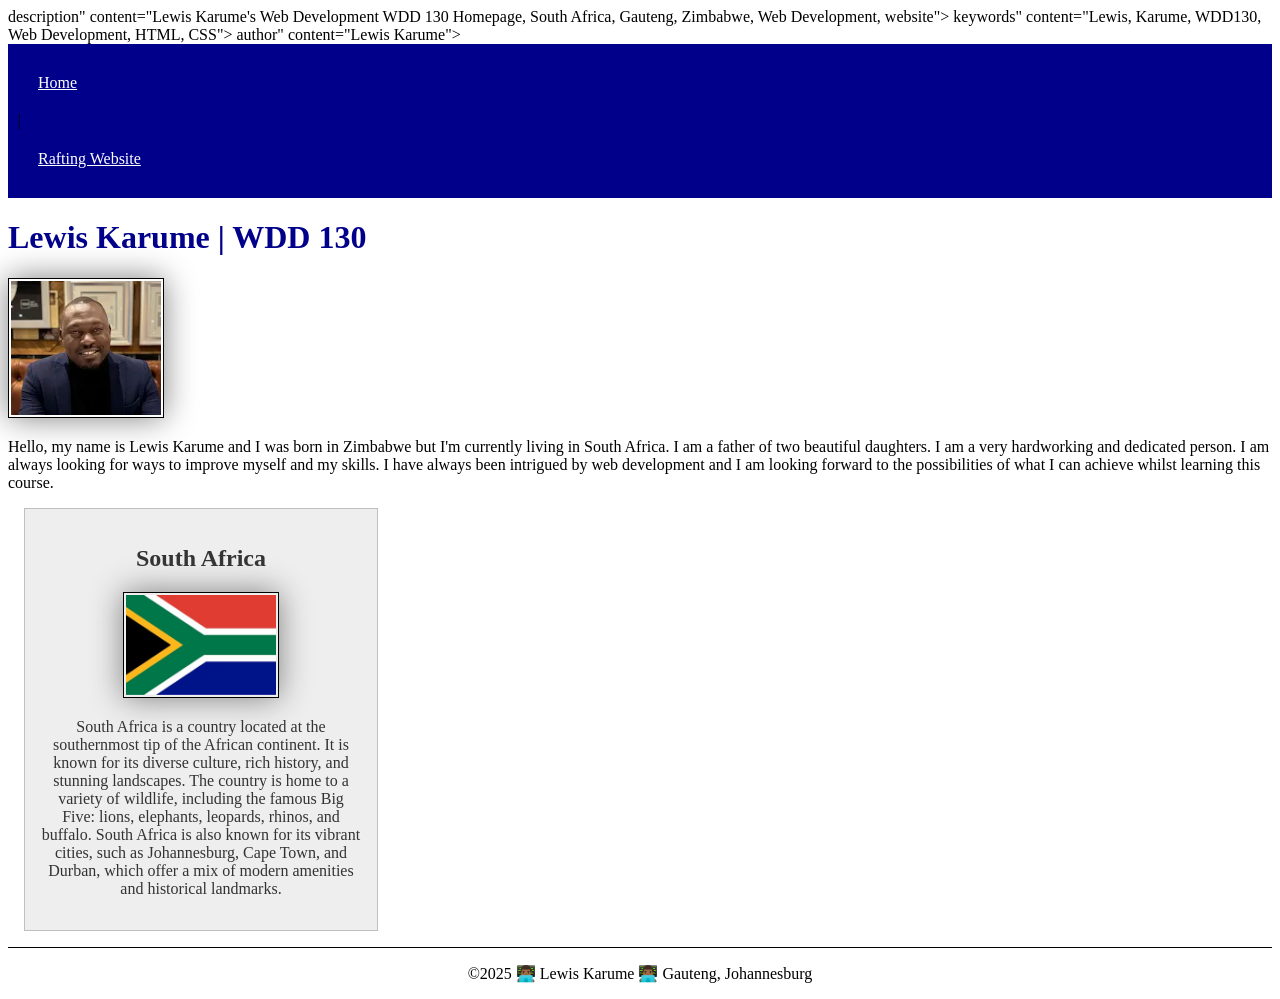
<file: index.html>
<!DOCTYPE html>
<html lang="en">

<head>
    <meta charset="UTF-8">
    <meta name="viewport" content="width=device-width, initial-scale=1.0">
    <title>Lewis Karume | WDD 130</title>
    <meta>description" content="Lewis Karume's Web Development WDD 130 Homepage, South Africa, Gauteng, Zimbabwe, Web
    Development, website">
    <meta>keywords" content="Lewis, Karume, WDD130, Web Development, HTML, CSS">
    <meta>author" content="Lewis Karume">
    <link rel="stylesheet" href="styles/styles.css">
</head>

<body>
    <header>
        <nav>
            <a href="#">Home</a> |
            <a href="wwr/">Rafting Website</a>
        </nav>
    </header>
    <main>
        <h1>Lewis Karume | WDD 130</h1>
        <img src="images/profile.webp" alt="Hello, my name is Lewis Karume" width="200">
        <p>
            Hello, my name is Lewis Karume and I was born in Zimbabwe but I'm currently living in South Africa. I am a
            father of two beautiful daughters. I am a very hardworking and dedicated person. I am always looking for
            ways to improve myself and my skills. I have always been intrigued by web development and I am looking
            forward to the possibilities of what I can achieve whilst learning this course.
        </p>
    </main>
    <aside>
        <h2>South Africa</h2>
        <img src="images/south_africa.webp" alt="South African Flag">
        <p>
            South Africa is a country located at the southernmost tip of the African continent. It is known for its
            diverse culture, rich history, and stunning landscapes. The country is home to a variety of wildlife,
            including the famous Big Five: lions, elephants, leopards, rhinos, and buffalo. South Africa is also known
            for its vibrant cities, such as Johannesburg, Cape Town, and Durban, which offer a mix of modern amenities
            and historical landmarks.
        </p>
    </aside>
    <footer>
        <p>©2025 👨🏾‍💻 Lewis Karume 👨🏾‍💻 Gauteng, Johannesburg</p>
    </footer>
</body>

</html>
</file>
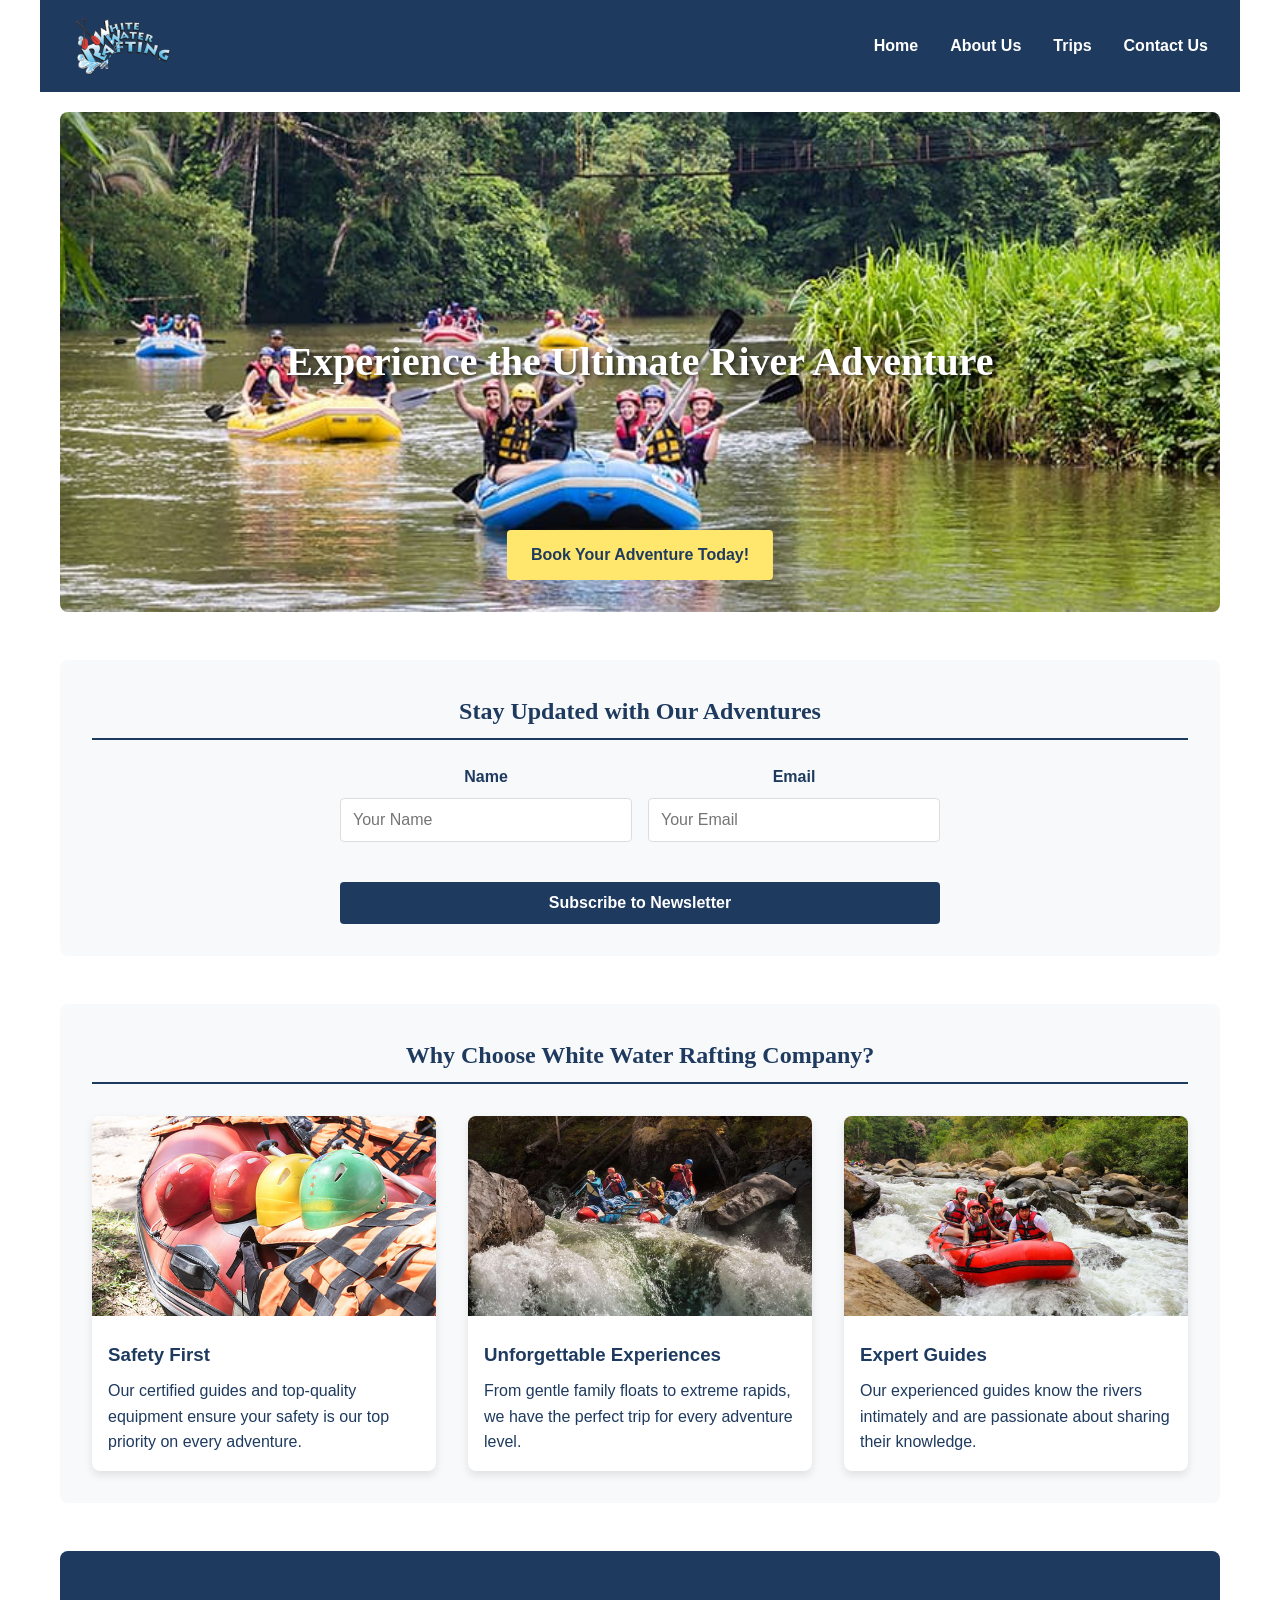
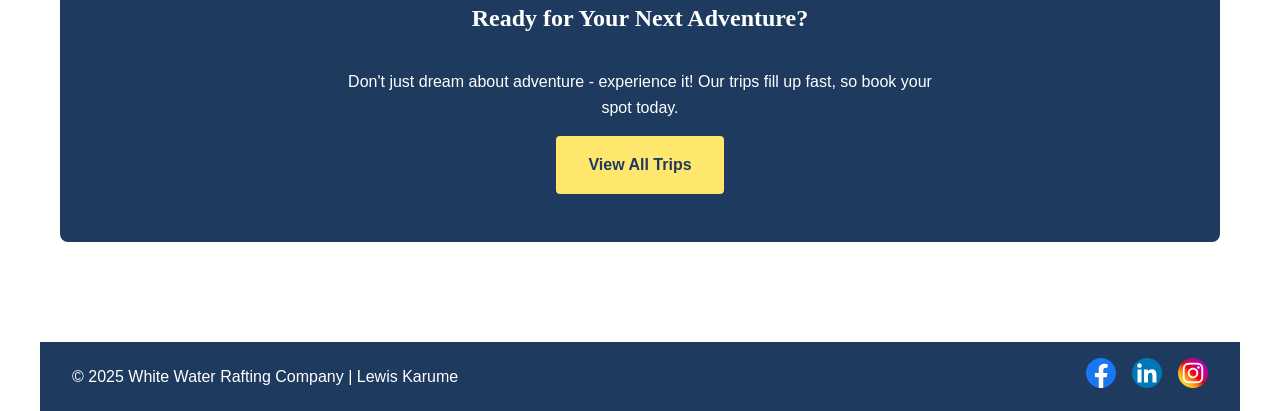
<file: wwr/index.html>
<!DOCTYPE html>
<html lang="en">

<head>
    <meta charset="UTF-8">
    <meta name="viewport" content="width=device-width, initial-scale=1.0">
    <meta name="description"
        content="Experience the thrill of white water rafting with our expert guides. Book your adventure today and create unforgettable memories on the river.">
    <meta name="author" content="Lewis Karume">
    <title>Home - White Water Rafting Company</title>
    <link rel="stylesheet" href="styles/rafting.css">
</head>

<body>
    <header>
        <img src="images/logo.png" alt="Rafting Company Logo" width="100">
        <nav>
            <ul>
                <li><a href="index.html">Home</a></li>
                <li><a href="about.html">About Us</a></li>
                <li><a href="trips.html">Trips</a></li>
                <li><a href="contact.html">Contact Us</a></li>
            </ul>
        </nav>
    </header>

    <main>
        <div class="home-hero">
            <img src="images/home-hero.jpg" alt="Exciting white water rafting adventure">
            <h1>Experience the Ultimate River Adventure</h1>
            <div class="cta-button">
                <a href="trips.html">Book Your Adventure Today!</a>
            </div>
        </div>

        <section class="newsletter">
            <h2>Stay Updated with Our Adventures</h2>
            <form class="newsletter-form">
                <div class="form-row">
                    <div class="form-group">
                        <label for="newsletter-name">Name</label>
                        <input type="text" id="newsletter-name" name="name" placeholder="Your Name" required>
                    </div>
                    <div class="form-group">
                        <label for="newsletter-email">Email</label>
                        <input type="email" id="newsletter-email" name="email" placeholder="Your Email" required>
                    </div>
                </div>
                <button type="submit" class="submit-btn">Subscribe to Newsletter</button>
            </form>
        </section>

        <section class="offerings">
            <h2>Why Choose White Water Rafting Company?</h2>
            <div class="offerings-grid">
                <div class="offering-item">
                    <img src="images/safety.jpg" alt="Safety first approach">
                    <h3>Safety First</h3>
                    <p>Our certified guides and top-quality equipment ensure your safety is our top priority on every
                        adventure.</p>
                </div>
                <div class="offering-item">
                    <img src="images/adventure.jpg" alt="Thrilling adventures">
                    <h3>Unforgettable Experiences</h3>
                    <p>From gentle family floats to extreme rapids, we have the perfect trip for every adventure level.
                    </p>
                </div>
                <div class="offering-item">
                    <img src="images/guides.jpg" alt="Expert guides">
                    <h3>Expert Guides</h3>
                    <p>Our experienced guides know the rivers intimately and are passionate about sharing their
                        knowledge.</p>
                </div>
            </div>
        </section>

        <section class="home-cta">
            <div class="cta-content">
                <h2>Ready for Your Next Adventure?</h2>
                <p>Don't just dream about adventure - experience it! Our trips fill up fast, so book your spot today.
                </p>
                <a href="trips.html" class="cta-button-large">View All Trips</a>
            </div>
        </section>
    </main>

    <footer>
        <p>&copy; 2025 White Water Rafting Company | Lewis Karume</p>
        <nav class="socialmedia">
            <a href="https://facebook.com">
                <img src="images/facebook.svg" alt="Facebook">
            </a>
            <a href="https://linkedin.com">
                <img src="images/linkedin.svg" alt="LinkedIn">
            </a>
            <a href="https://instagram.com">
                <img src="images/instagram.svg" alt="Instagram">
            </a>
        </nav>
    </footer>
</body>

</html>
</file>
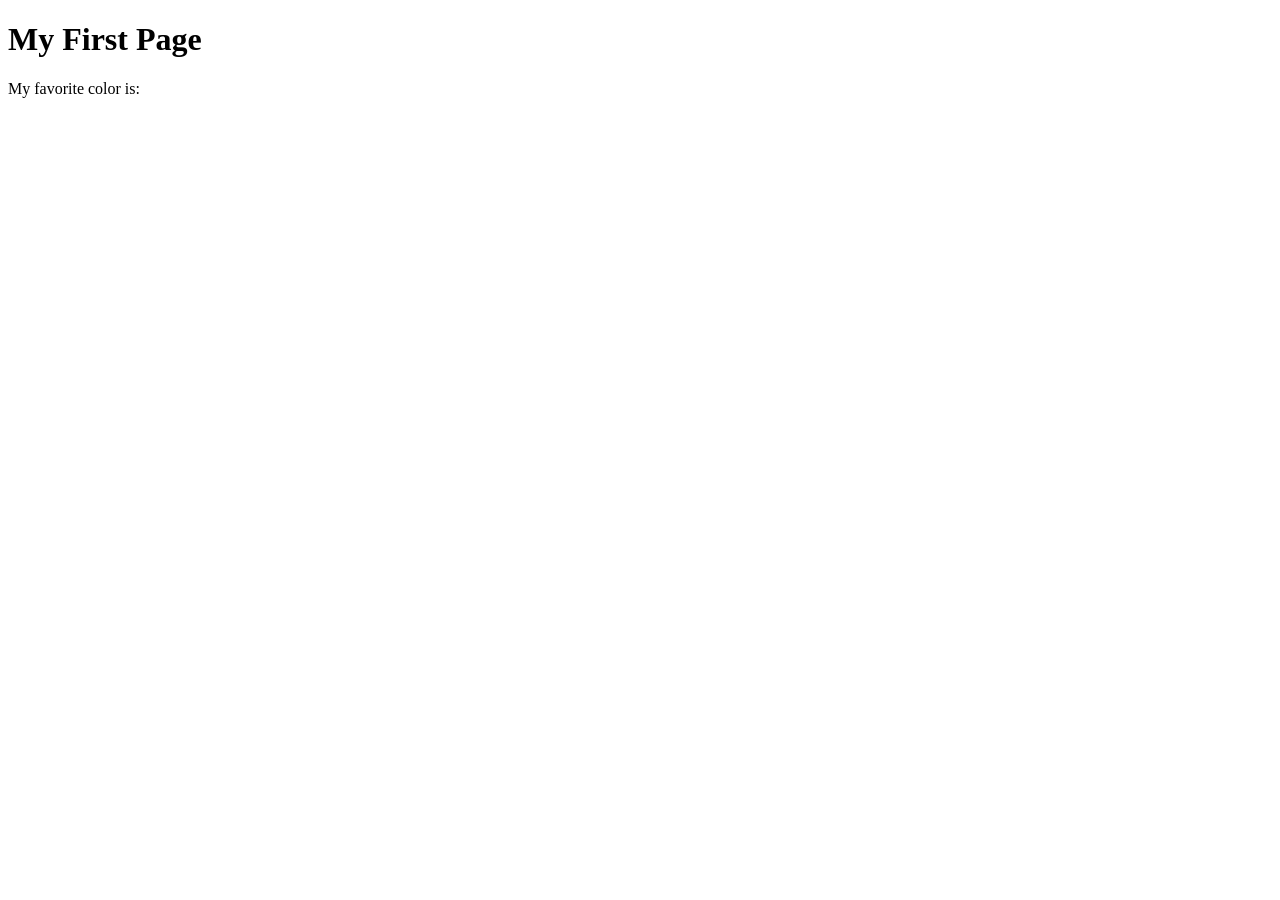
<file: week01/first-page.html>
<!DOCTYPE html>
<html lang="en">
<head>
    <meta charset="UTF-8">
    <meta name="viewport" content="width=device-width, initial-scale=1.0">
    <title>My First Page</title>
</head>
<body>
    <h1>My First Page</h1>
    <p>My favorite color is: </p>
</body>
</html>
</file>
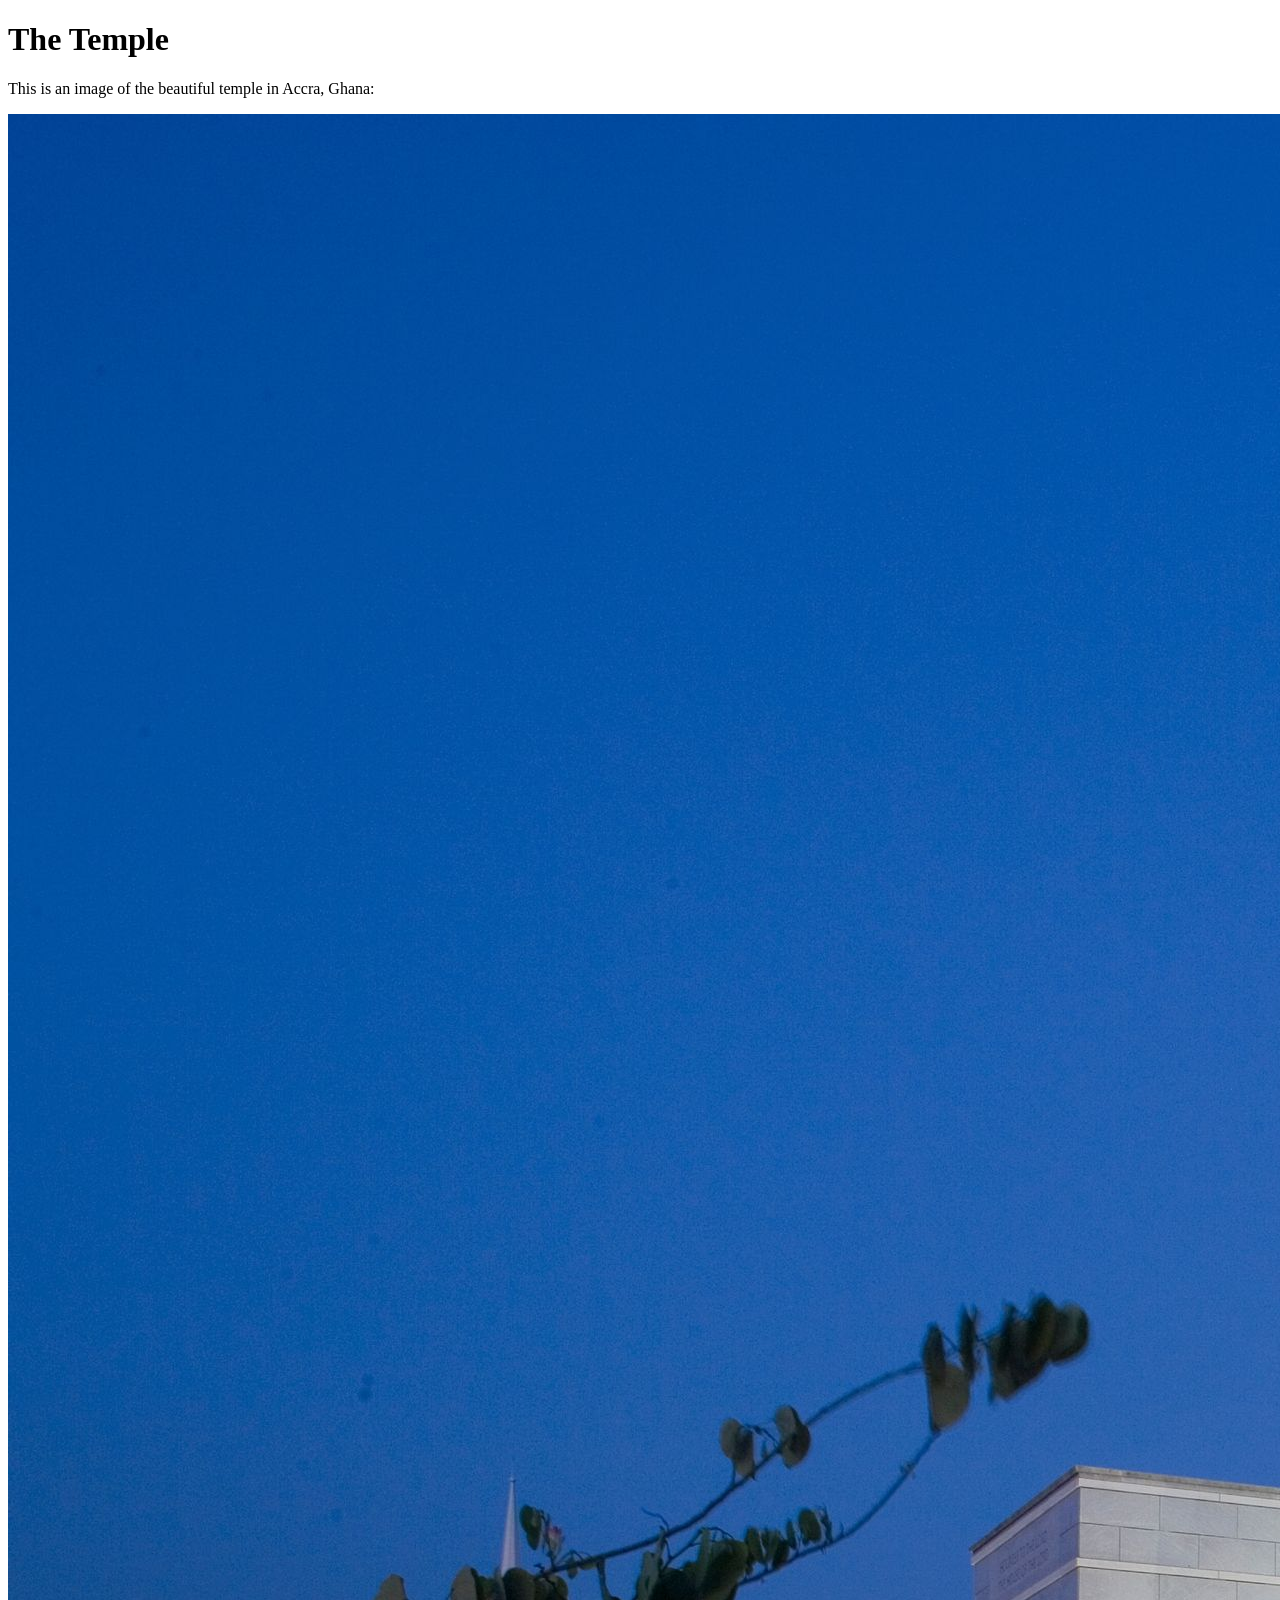
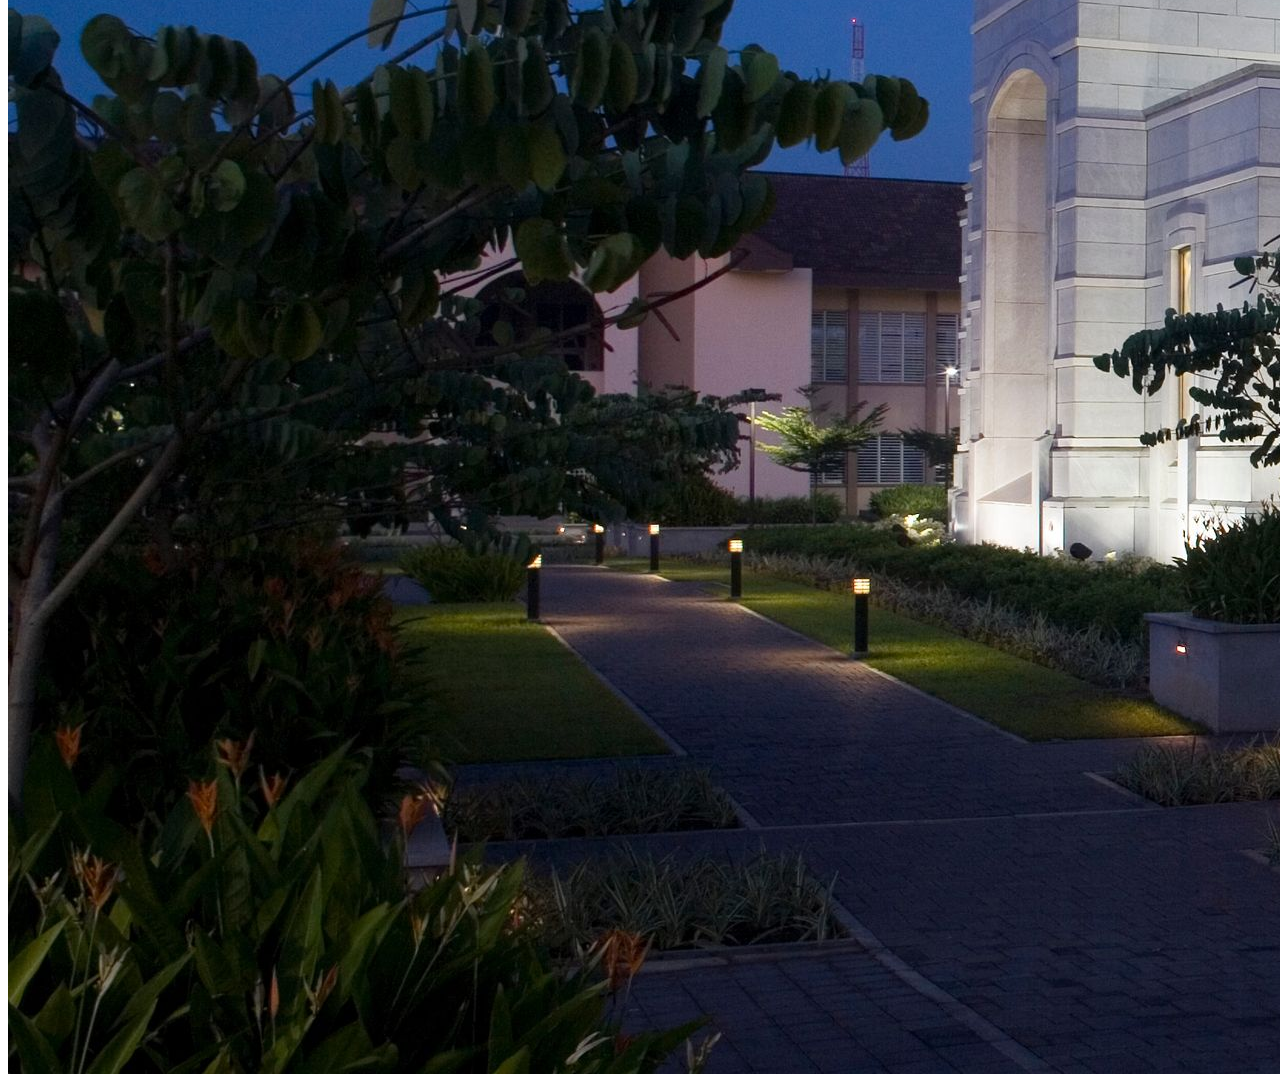
<file: week01/images.html>
<!DOCTYPE html>
<html lang="en">
<head>
    <meta charset="UTF-8">
    <meta name="viewport" content="width=device-width, initial-scale=1.0">
    <title>Temple Image</title>
</head>
<body>
    <h1>The Temple</h1>
    <p>This is an image of the beautiful temple in Accra, Ghana:</p>
    <img src="images/temple-large.jpeg" alt="The Accra Ghana Temple">
    
</body>
</html>
</file>
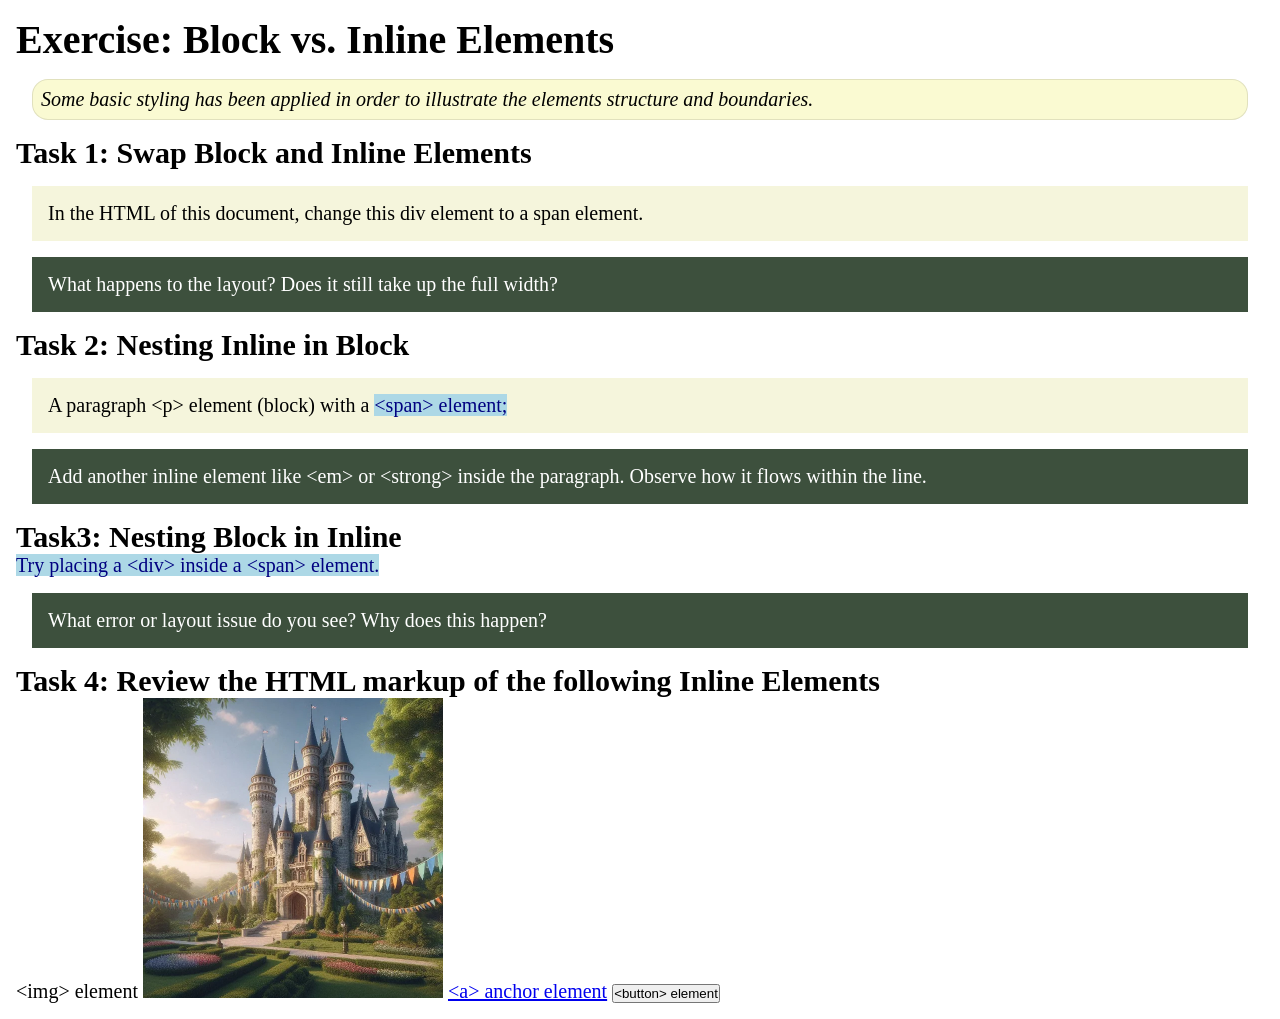
<file: week02/block-vs-inline.html>
<!DOCTYPE html>
<html lang="en">

<head>
    <meta charset="UTF-8">
    <meta name="viewport" content="width=device-width, initial-scale=1.0">
    <title>Exercise: Block vs. Inline Elements</title>
    <link rel="stylesheet" href="styles/block-vs-inline.css">
</head>

<body>
    <main>
        <h1>Exercise: Block vs. Inline Elements</h1>
        <p class="note">Some basic styling has been applied in order to illustrate the elements structure and
            boundaries.</p>

        <h2>Task 1: Swap Block and Inline Elements</h2>
        <div>In the HTML of this document, change this div element to a span element.</div>

        <p class="question">What happens to the layout? Does it still take up the full width?</p>

        <h2>Task 2: Nesting Inline in Block</h2>
        <p>A paragraph &lt;p&gt; element (block) with a <span>&lt;span&gt; element;</span></p>
        <p class="question">Add another inline element like &lt;em&gt; or &lt;strong&gt; inside the paragraph. Observe
            how it flows within the line.</p>

        <h2>Task3: Nesting Block in Inline</h2>
        <span>Try placing a &lt;div&gt; inside a &lt;span&gt; element.</span>
            <p class="question">What error or layout issue do you see? Why does this happen?</p>


            <h2>Task 4: Review the HTML markup of the following Inline Elements</h2>
        &lt;img&gt; element
        <img src="images/castle.webp" alt="placeholder image (images are inline)" width="300" height="300">
        <a href="https://churchofjesuschrist.org">&lt;a&gt; anchor element</a>
        <button type="button">&lt;button&gt; element</button>
    </main>
</body>

</html>
</file>
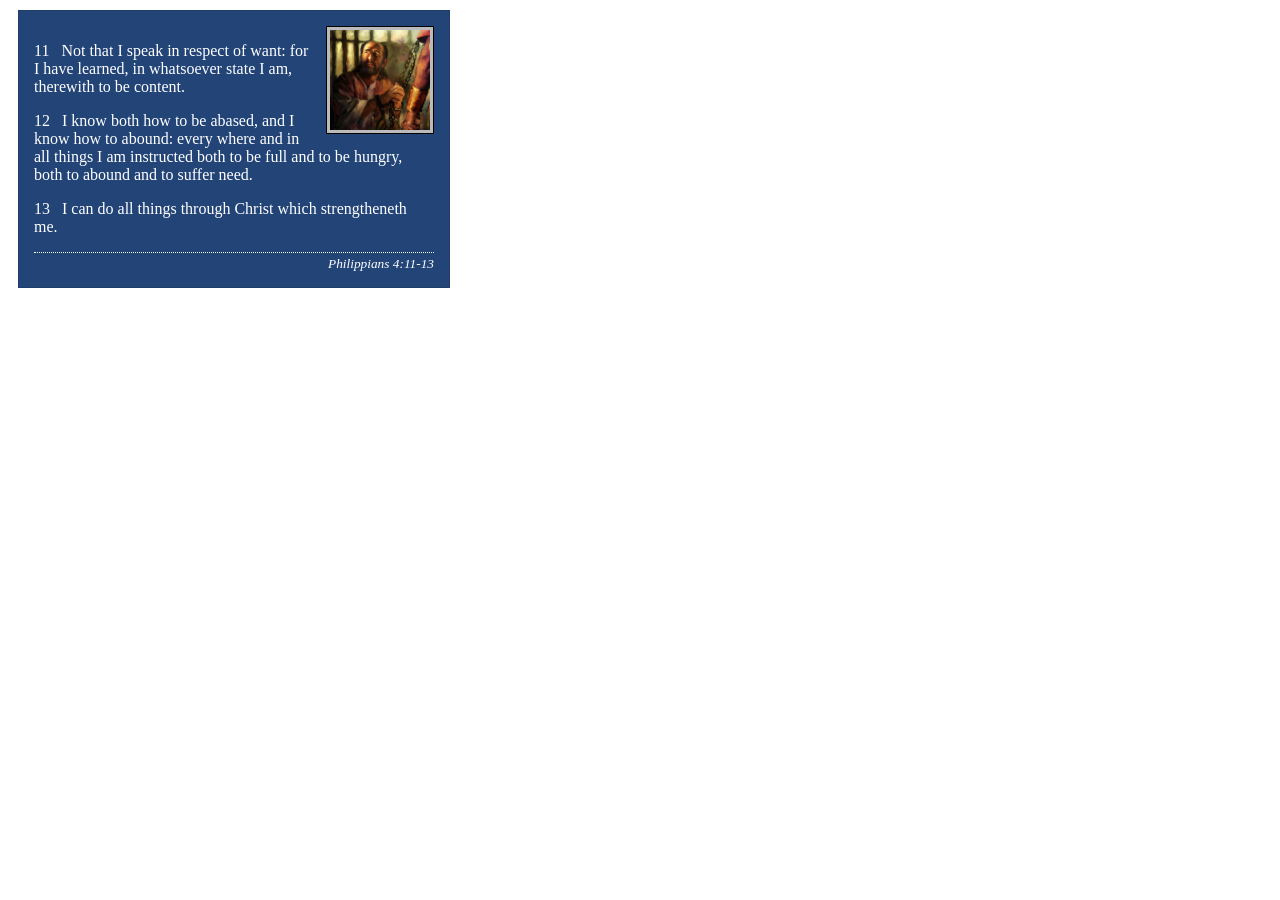
<file: week02/box-model-solution.html>
<!DOCTYPE html>
<html lang="en">
<head>
    <meta charset="UTF-8">
    <meta name="viewport" content="width=device-width, initial-scale=1.0">
    <title>Box Model Activity</title>
    <link rel="stylesheet" href="styles/box-model-solution.css">
</head>
<body>
    <main>
        <div class="callout">
            <img src="images/apostle-paul-imprisoned.webp" alt="Paul the Apostle - Imprisoned in Rome" width="200" height="200">
            <blockquote>
                <p>11 &nbsp; Not that I speak in respect of want: for I have learned, in whatsoever state I am, therewith to be content.</p>
                <p>12 &nbsp; I know both how to be abased, and I know how to abound: every where and in all things I am instructed both to be full and to be hungry, both to abound and to suffer need.</p>
                <p>13 &nbsp; I can do all things through Christ which strengtheneth me.</p>
            </blockquote>
            <cite>Philippians 4:11-13</cite>
        </div>
    </main>
</body>
</html>
</file>
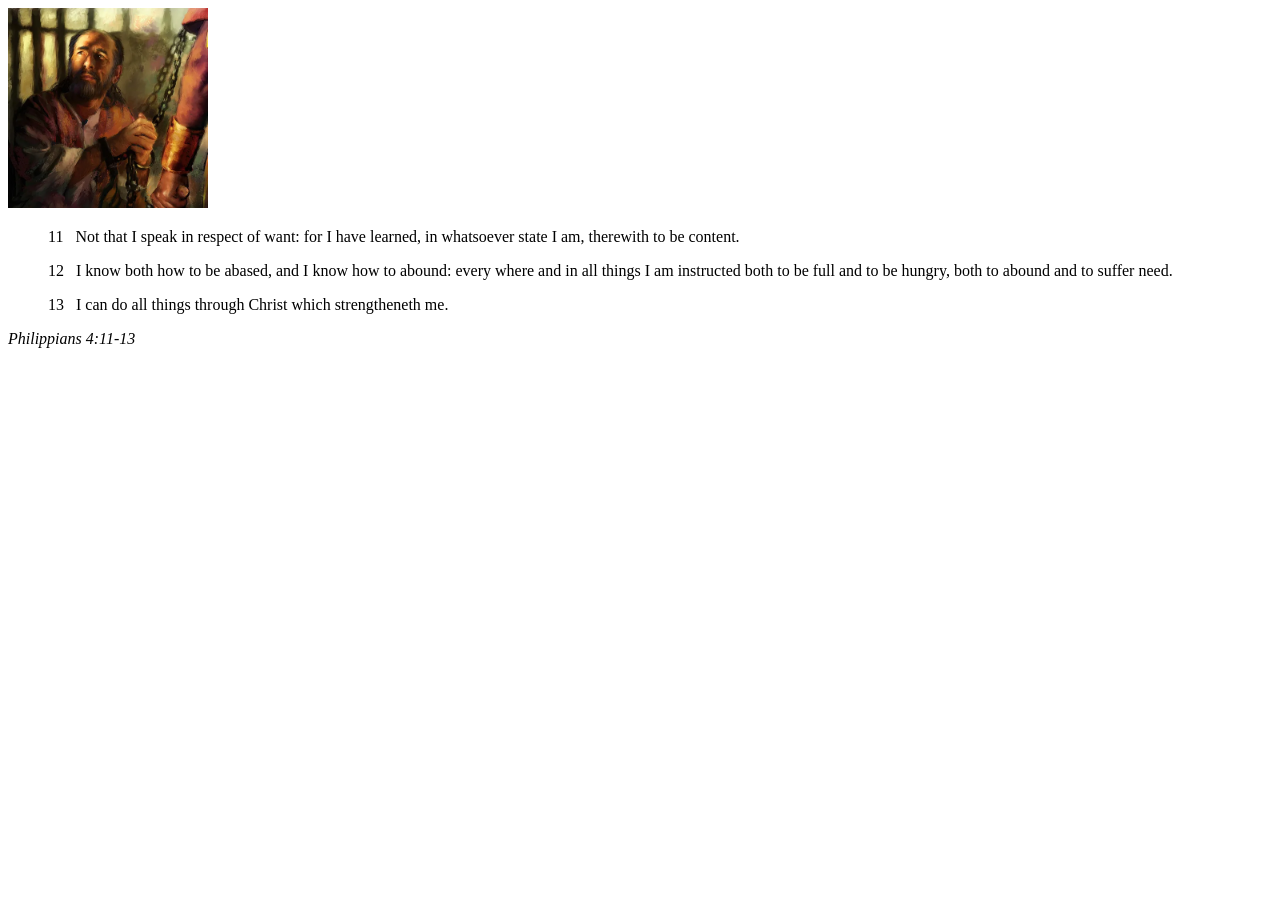
<file: week02/box-model.html>
<!DOCTYPE html>
<html lang="en">
<head>
    <meta charset="UTF-8">
    <meta name="viewport" content="width=device-width, initial-scale=1.0">
    <title>Box Model Activity</title>
</head>
<body>
    <main>
        <div class="callout">
            <img src="images/apostle-paul-imprisoned.webp" alt="Paul the Apostle - Imprisoned in Rome" width="200" height="200">
            <blockquote>
                <p>11 &nbsp; Not that I speak in respect of want: for I have learned, in whatsoever state I am, therewith to be content.</p>
                <p>12 &nbsp; I know both how to be abased, and I know how to abound: every where and in all things I am instructed both to be full and to be hungry, both to abound and to suffer need.</p>
                <p>13 &nbsp; I can do all things through Christ which strengtheneth me.</p>
            </blockquote>
            <cite>Philippians 4:11-13</cite>
        </div>
    </main>
</body>
</html>
</file>
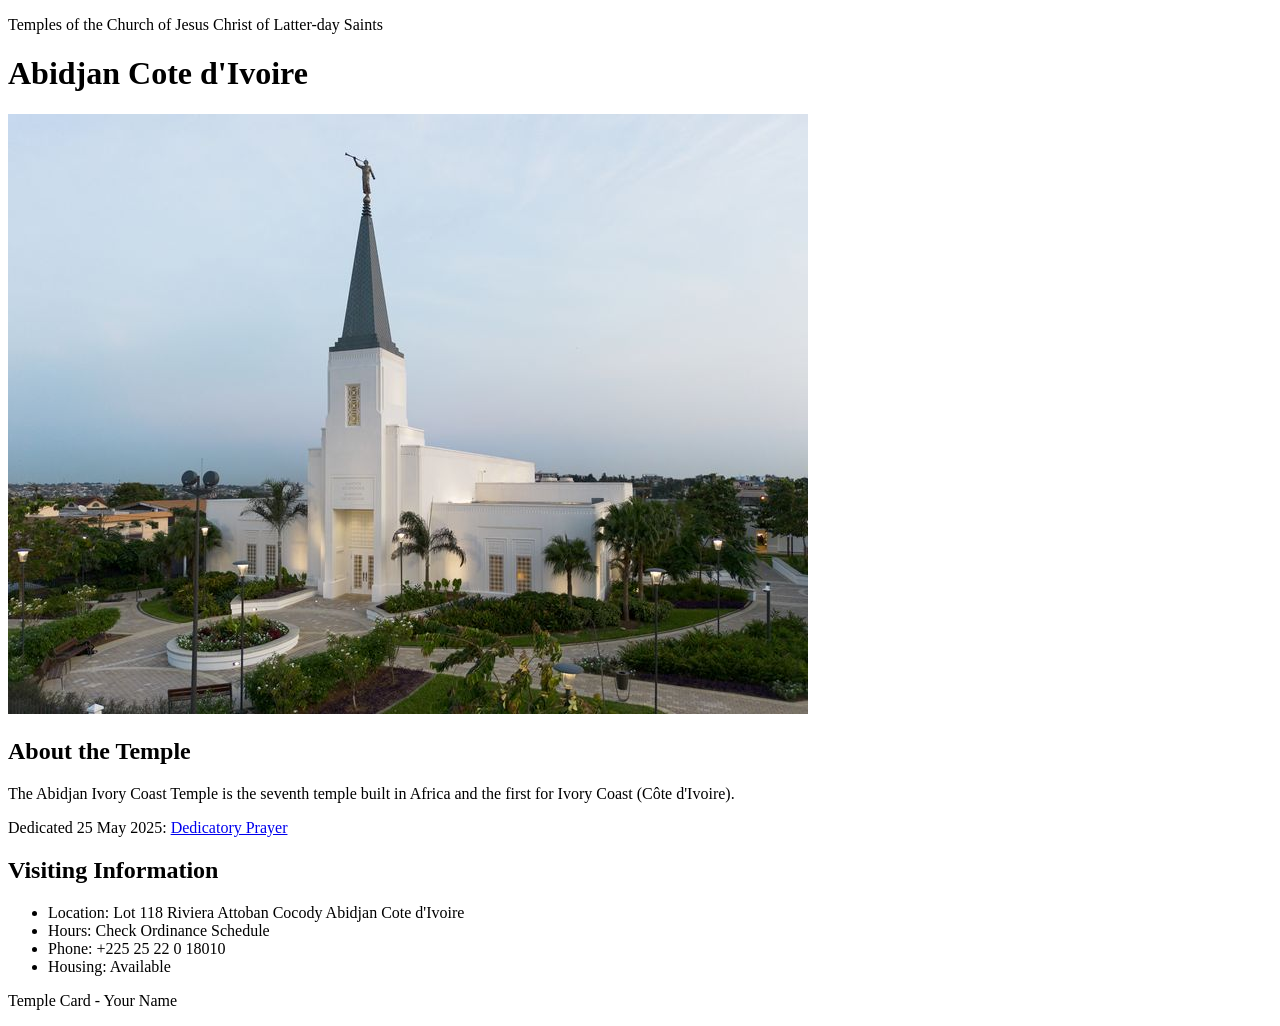
<file: week02/temple.html>
<!DOCTYPE html>
<html lang="en">

<head>
    <meta charset="UTF-8">
    <meta name="viewport" content="width=device-width, initial-scale=1.0">
    <title>Temple Card - Abidjan Cote d'Ivoire</title>
</head>

<body>
    <header>
        <p>Temples of the Church of Jesus Christ of Latter-day Saints</p>
    </header>
    <main>
        <h1>Abidjan Cote d'Ivoire</h1>
        <picture>
            <img src="images/abidjan-ivory-coast.jpeg" alt="Abidjan Cote d'Ivoire Temple">
        </picture>
        <section>
            <h2>About the Temple</h2>
            <p>The Abidjan Ivory Coast Temple is the seventh temple built in Africa and the first for Ivory Coast (Côte
                d'Ivoire).</p>
            <p>Dedicated 25 May 2025: <a
                    href="https://www.churchofjesuschrist.org/temples/dedicatory-prayer/abidjan-ivory-coast-temple/2025-05-25?lang=eng"
                    target="_blank" rel="noopener noreferrer">Dedicatory Prayer</a></p>
        </section>
        <section>
            <h2>Visiting Information</h2>
            <ul>
                <li>Location: Lot 118 Riviera Attoban Cocody Abidjan Cote d'Ivoire</li>
                <li>Hours: Check Ordinance Schedule</li>
                <li>Phone: +225 25 22 0 18010</li>
                <li>Housing: Available</li>
            </ul>
        </section>
    </main>
    <footer>
        <p>Temple Card - Your Name</p>
    </footer>
</body>

</html>
</file>
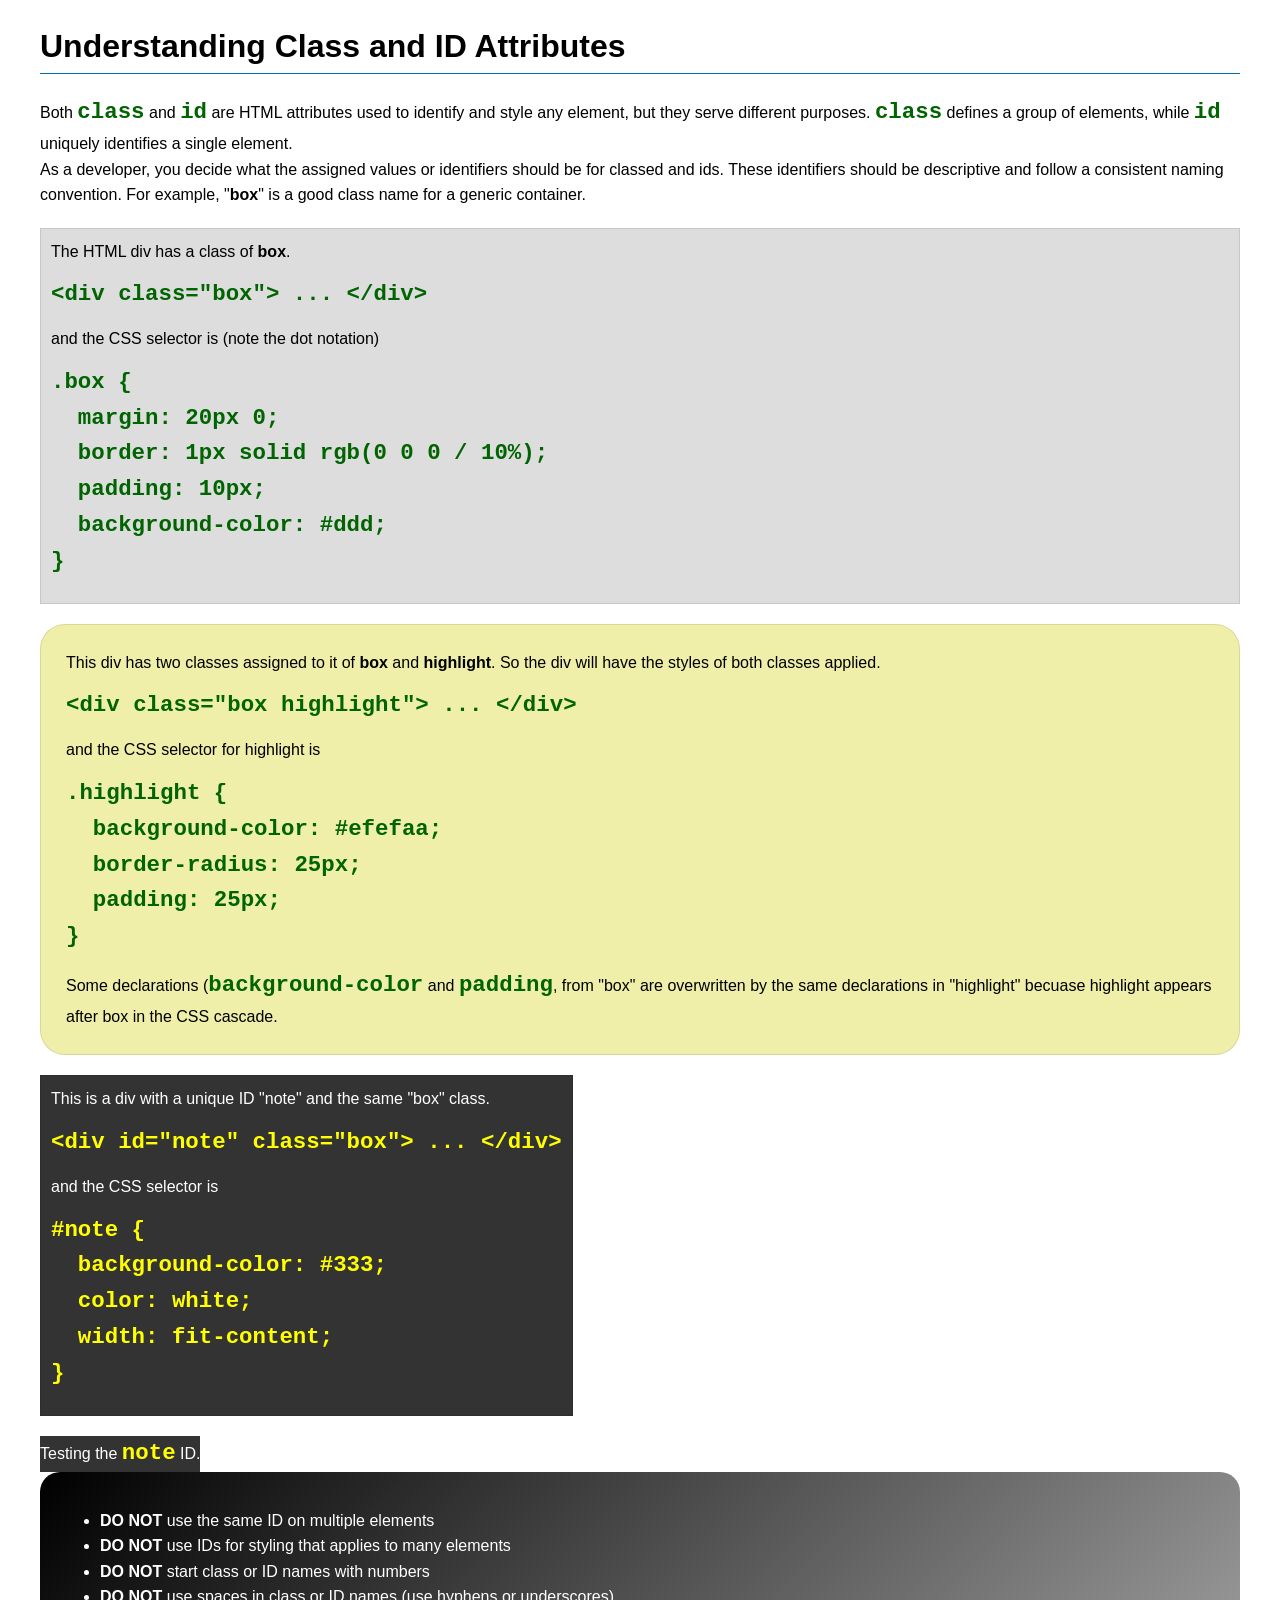
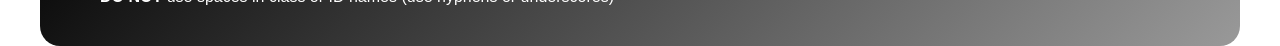
<file: week03/class-and-id.html>
<!DOCTYPE html>
<html lang="en">

<head>
    <meta charset="UTF-8">
    <meta name="viewport" content="width=device-width, initial-scale=1.0">
    <title>Class vs ID Attributes</title>
    <link rel="stylesheet" href="styles/class-and-id.css">
</head>

<body>
    <h1>Understanding Class and ID Attributes</h1>
    <p>Both <code>class</code> and <code>id</code> are HTML attributes used to identify and style any element, but they
        serve different purposes. <code>class</code> defines a group of elements, while <code>id</code> uniquely
        identifies a single element.</p>
    <p>As a developer, you decide what the assigned values or identifiers should be for classed and ids. These
        identifiers should be
        descriptive and follow a consistent naming convention. For example, "<strong>box</strong>" is a good class name
        for a generic container.</p>
    <div class="box">
        <p>The HTML div has a class of <strong>box</strong>.</p>
        <pre><code class="html">&lt;div class="box"&gt; ... &lt;/div&gt;</code></pre>
        and the CSS selector is (note the dot notation)
        <pre><code class="css">.box {
  margin: 20px 0;
  border: 1px solid rgb(0 0 0 / 10%);
  padding: 10px;
  background-color: #ddd; 
}</code></pre>
    </div>

    <div class="box highlight">
        <p>This div has two classes assigned to it of <strong>box</strong> and <strong>highlight</strong>. So the div
            will have the styles of both classes applied.</p>
        <pre><code class="html">&lt;div class="box highlight"&gt; ... &lt;/div&gt;</code></pre>
        and the CSS selector for highlight is
        <pre><code class="css">.highlight {
  background-color: #efefaa;
  border-radius: 25px;
  padding: 25px;
}</code></pre>
<p>Some declarations (<code>background-color</code> and <code>padding</code>, from "box" are overwritten by the same declarations in "highlight" becuase highlight appears after box in the CSS cascade.</p>
    </div>

    <div id="note" class="box">
        <p>This is a div with a unique ID "note" and the same "box" class.</p>
        <pre><code class="html">&lt;div id="note" class="box"&gt; ... &lt;/div&gt;</code></pre>
        and the CSS selector is
        <pre><code class="css">#note {
  background-color: #333;
  color: white;
  width: fit-content;
}</code></pre>
    </div>

    <div id="note">
        <p>Testing the <code>note</code> ID.</p>
    </div>

    <section id="best-practice">
        <ul>
            <li><strong>DO NOT</strong> use the same ID on multiple elements</li>
            <li><strong>DO NOT</strong> use IDs for styling that applies to many elements</li>
            <li><strong>DO NOT</strong> start class or ID names with numbers</li>
            <li><strong>DO NOT</strong> use spaces in class or ID names (use hyphens or underscores)</li>
        </ul>
    </section>




</body>

</html>
</file>
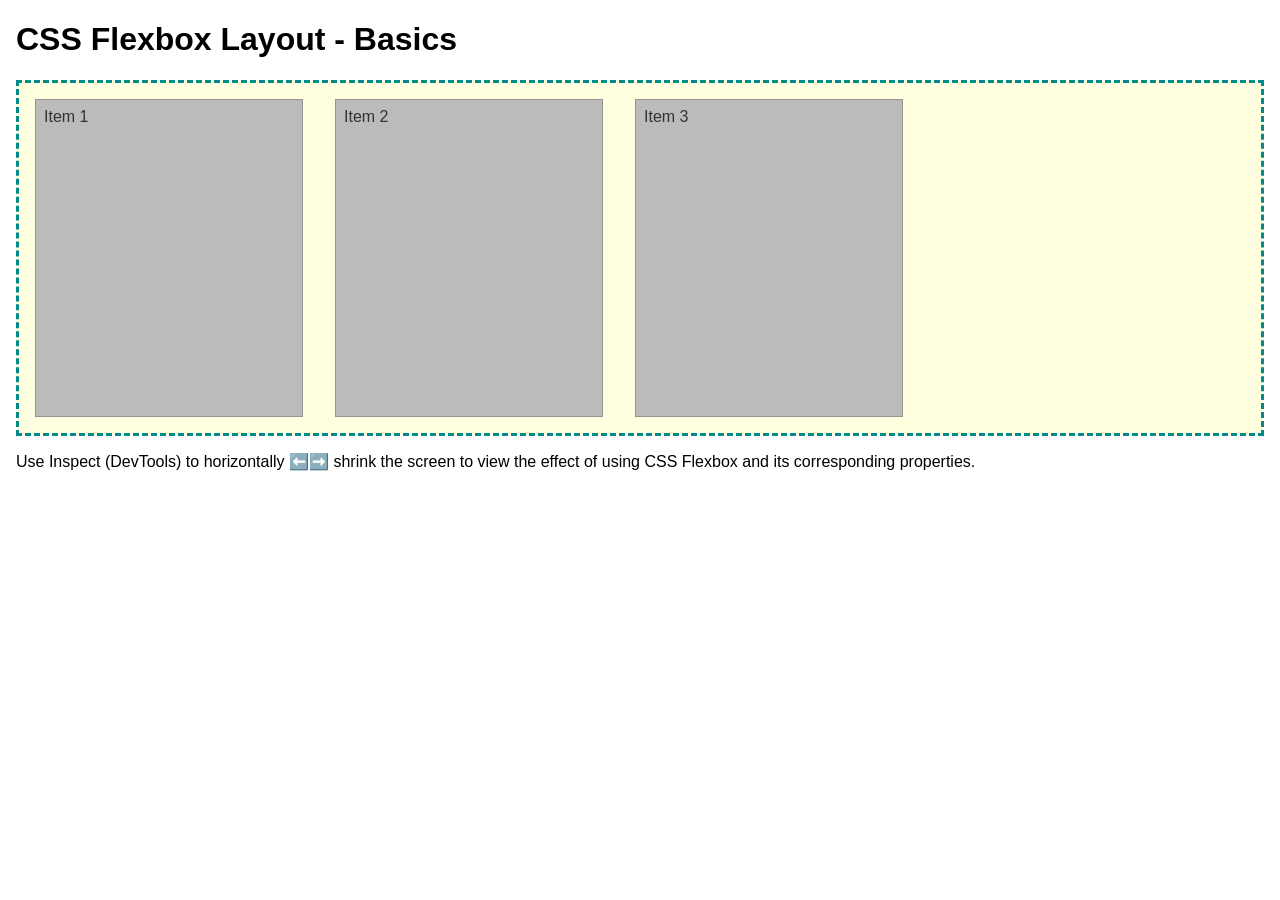
<file: week04/flexbox-layout.html>
<!DOCTYPE html>
<html lang="en">
<head>
    <meta charset="UTF-8">
    <meta name="viewport" content="width=device-width, initial-scale=1.0">
    <title>CSS Flexbox Layout - Basics</title>
    <link rel="stylesheet" href="styles/flexbox.css">
</head>
<body>
    <main>
        <h1>CSS Flexbox Layout - Basics</h1>
        <div class="flex-container">
            <div class="flex-item item1">Item 1</div>
            <div class="flex-item item2">Item 2</div>
            <div class="flex-item item3">Item 3</div>
        </div>
        <p>Use Inspect (DevTools) to horizontally ⬅️➡️ shrink the screen to view the effect of using CSS Flexbox and its corresponding properties.</p>
    </main>
</body>
</html>
</file>
<file: styles/styles.css>
nav {
    background-color: darkblue;
    padding: 10px;
}

nav a {
    color: white;
    display: block;
    padding: 20px;
}

h1 {
    color: darkblue;
}

img {
    width: 150px;
    height: auto;
    border: 1px solid black;
    padding: 2px;
    box-shadow: 0 0 30px gray;
}

p {
    padding: 0;
}

aside {
    width: 20rem;
    margin: 1rem;
    border: 1px solid rgb(0 0 0 / 0.2);
    padding: 1rem;
    background-color: #eee;
    color: #333;
    text-align: center;
}

aside img {
    width: 150px; 
    height: auto; 
    border: 1px solid black; 
    padding: 2px; 
    box-shadow: 0 0 30px gray;
}

main img {
    width: 150px;
    height: auto;
}

footer {
    margin-top: 15px;
    border-top: 1px solid #000;
    text-align: center;
}
</file>
<file: wwr/styles/rafting.css>
:root {
    --primary-color: #1e3a5f; /*Dark Blue*/
    --secondary-color: #1e3a5f; /*Dark Blue*/
    --accent1-color: #1e3a5f;  /*Dark Blue*/
    --accent2-color: #ffe66d; /*Yellow*/
    --heading-font: 'Merriweather', serif; /*Serif font for headings*/
    --body-font: 'Open Sans', sans-serif; /*Sans-serif font for body*/
}

* {
    margin: 0;
    padding: 0;
    box-sizing: border-box;
}

body {
    font-family: var(--body-font);
    color: var(--primary-color);
    line-height: 1.6;
}

header, main, footer {
    max-width: 1200px;
    margin: 0 auto;
    padding: 20px;
}

header {
    display: flex;
    justify-content: space-between;
    align-items: center;
    background-color: var(--primary-color);
    color: white;
    padding: 1rem 2rem;
}

header img {
    height: 60px;
}

nav ul {
    display: flex;
    list-style: none;
    gap: 2rem;
}

nav a {
    color: white;
    text-decoration: none;
    font-weight: 600;
    transition: color 0.3s;
}

nav a:hover {
    color: var(--secondary-color);
}

.hero {
    position: relative;
    margin-bottom: 2rem;
}

.hero img {
    display: block;
    width: 100%;
    height: 400px;
    object-fit: cover;
    border-radius: 8px;
}

.hero h1 {
    position: absolute;
    top: 2rem;
    left: 0;
    width: 100%;
    text-align: center;
    background-color: rgba(30, 58, 95, 0.8);
    color: white;
    padding: 1rem;
    font-family: var(--heading-font);
}

.hero article {
    position: absolute;
    bottom: 2rem;
    left: 2rem;
    right: 2rem;
    background-color: rgba(255, 255, 255, 0.9);
    padding: 1.5rem;
    border-radius: 8px;
    display: flex;
    align-items: flex-start;
    gap: 1.5rem;
}

.hero article img {
    width: 200px;
    height: 150px;
    object-fit: cover;
    border-radius: 4px;
    flex-shrink: 0;
}

.article-content {
    flex: 1;
}

.article-content p {
    margin-bottom: 1rem;
}

.article-content p:last-child {
    margin-bottom: 0;
}

section {
    margin: 3rem 0;
    padding: 2rem;
    background-color: #f8f9fa;
    border-radius: 8px;
}

h1, h2 {
    font-family: var(--heading-font);
    color: var(--primary-color); 
    margin-bottom: 1.5rem;
}

h2 {
    border-bottom: 2px solid var(--secondary-color);
    padding-bottom: 0.5rem;
}

.history-content {
    display: grid;
    grid-template-columns: 1fr auto 1fr;
    gap: 2rem;
    align-items: center;
}

.history-content img {
    width: 200px;
    height: 150px;
    object-fit: cover;
    border-radius: 8px;
}

.adventure {
    text-align: center;
}

.gallery {
    display: flex;
    justify-content: space-between;
    flex-wrap: wrap;
    gap: 1rem;
    margin-top: 1.5rem;
}

.gallery figure {
    flex: 1;
    min-width: 180px;
    margin: 0;
}

.gallery img {
    width: 100%;
    height: 150px;
    object-fit: cover;
    border-radius: 8px;
    transition: transform 0.3s;
}

.gallery img:hover {
    transform: scale(1.05);
}

.gallery figcaption {
    margin-top: 0.5rem;
    font-style: italic;
    color: var(--primary-color);
}

footer {
    display: flex;
    justify-content: space-between;
    align-items: center;
    background-color: var(--primary-color);
    color: white;
    padding: 1rem 2rem;
    margin-top: 2rem;
}

.socialmedia {
    display: flex;
    gap: 1rem;
}

.socialmedia a {
    text-decoration: none;
}

.socialmedia img {
    width: 30px;
    height: 30px;
    transition: transform 0.3s;
}

.socialmedia img:hover {
    transform: scale(1.1);
}

@media (max-width: 768px) {
    header {
        flex-direction: column;
        gap: 1rem;
    }
    
    nav ul {
        flex-direction: column;
        gap: 1rem;
        text-align: center;
    }
    
    .hero article {
        position: static;
        flex-direction: column;
        margin-top: 1rem;
    }
    
    .hero article img {
        width: 100%;
        height: 200px;
    }
    
    .history-content {
        grid-template-columns: 1fr;
        text-align: center;
    }
    
    .gallery {
        flex-direction: column;
        align-items: center;
    }
    
    .gallery figure {
        width: 100%;
        max-width: 300px;
    }
    
    footer {
        flex-direction: column;
        gap: 1rem;
        text-align: center;
    }
}

/*Contact Page Styles */
/*=========================*/
.contact-hero {
    text-align: center;
    padding: 3rem 2rem;
    background-color: var(--primary-color);
    color: white;
    margin-bottom: 2rem;
    border-radius: 8px;
}

.contact-hero h1 {
    color: white;
    margin-bottom: 1rem;
    border-bottom: none;
}

.contact-container {
    display: grid;
    grid-template-columns: 1fr 1fr;
    gap: 3rem;
    margin-bottom: 3rem;
}

.contact-info h2 {
    margin-bottom: 1.5rem;
}

.contact-details {
    margin-bottom: 2rem;
}

.contact-item {
    margin-bottom: 1.5rem;
}

.contact-item h3 {
    color: #1e3a5f;
    margin-bottom: 0.5rem;
    font-size: 1.2rem;
}

.map-container {
    margin-top: 2rem;
    border-radius: 8px;
    overflow: hidden;
    box-shadow: 0 4px 8px rgba(0, 0, 0, 0.1);
}

.map-container iframe {
    display: block;
    border: none;
}

.contact-form {
    background-color: #f8f9fa;
    padding: 2rem;
    border-radius: 8px;
    box-shadow: 0 4px 8px rgba(0, 0, 0, 0.1);
}

.contact-form h2 {
    margin-bottom: 1.5rem;
    text-align: center;
}

.form-group {
    margin-bottom: 1.5rem;
}

.form-group label {
    display: block;
    margin-bottom: 0.5rem;
    font-weight: 600;
    color: var(--primary-color);
}

.form-group input[type="text"],
.form-group input[type="email"],
.form-group textarea {
    width: 100%;
    padding: 0.75rem;
    border: 1px solid #ddd;
    border-radius: 4px;
    font-family: var(--body-font);
    font-size: 1rem;
    transition: border-color 0.3s;
}

.form-group input[type="text"]:focus,
.form-group input[type="email"]:focus,
.form-group textarea:focus {
    outline: none;
    border-color: var(--secondary-color);
    box-shadow: 0 0 0 2px rgba(78, 205, 196, 0.2);
}

.radio-group {
    display: flex;
    flex-direction: column;
    gap: 0.75rem;
}

.radio-option {
    display: flex;
    align-items: center;
}

.radio-option input[type="radio"] {
    margin-right: 0.5rem;
}

.radio-option label {
    margin-bottom: 0;
    font-weight: normal;
}

.checkbox-group {
    display: flex;
    align-items: center;
}

.checkbox-group input[type="checkbox"] {
    margin-right: 0.5rem;
}

.checkbox-group label {
    margin-bottom: 0;
    font-weight: normal;
}

.submit-btn {
    background-color: #1e3a5f;
    color: white;
    border: none;
    padding: 0.75rem 1.5rem;
    font-size: 1rem;
    font-weight: 600;
    border-radius: 4px;
    cursor: pointer;
    transition: background-color 0.3s, transform 0.2s;
    width: 100%;
}

.submit-btn:hover {
    background-color: #1e3a5f;
    transform: translateY(-2px);
}

.employees {
    text-align: center;
    margin: 3rem 0;
    padding: 2rem;
    background-color: #f8f9fa;
    border-radius: 8px;
}

.employee-profiles {
    display: grid;
    grid-template-columns: repeat(3, 1fr);
    gap: 2rem;
    margin-top: 2rem;
}

.employee {
    text-align: center;
}

.employee img {
    width: 150px;
    height: 150px;
    object-fit: cover;
    border-radius: 50%;
    margin-bottom: 1rem;
    border: 3px solid var(--secondary-color);
}

.employee h3 {
    margin-bottom: 0.5rem;
    color: var(--primary-color);
}

.employee p {
    color: var(--secondary-color);
    font-weight: 600;
}

/*Responsive Design for Contact Page*/
@media (max-width: 768px) {
    .contact-container {
        grid-template-columns: 1fr;
        gap: 2rem;
    }
    
    .employee-profiles {
        grid-template-columns: 1fr;
        gap: 1.5rem;
    }
    
    .contact-form {
        padding: 1.5rem;
    }
}

/*Home Page Styles*/
.home-hero {
    position: relative;
    margin-bottom: 3rem;
    border-radius: 8px;
    overflow: hidden;
}

.home-hero img {
    display: block;
    width: 100%;
    height: 500px;
    object-fit: cover;
}

.home-hero h1 {
    position: absolute;
    top: 50%;
    left: 50%;
    transform: translate(-50%, -50%);
    color: white;
    text-align: center;
    font-size: 2.5rem;
    text-shadow: 2px 2px 4px rgba(0, 0, 0, 0.7);
    width: 80%;
}

.cta-button {
    position: absolute;
    bottom: 2rem;
    left: 50%;
    transform: translateX(-50%);
}

.cta-button a {
    display: inline-block;
    background-color: var(--accent2-color);
    color: var(--primary-color);
    padding: 0.75rem 1.5rem;
    text-decoration: none;
    font-weight: 700;
    border-radius: 4px;
    transition: all 0.3s;
}

.cta-button a:hover {
    background-color: #ffd700;
    transform: translateY(-3px);
    box-shadow: 0 4px 8px rgba(0, 0, 0, 0.2);
}

.newsletter {
    background-color: #f8f9fa;
    padding: 2rem;
    border-radius: 8px;
    margin-bottom: 3rem;
    text-align: center;
}

.newsletter h2 {
    margin-bottom: 1.5rem;
}

.newsletter-form {
    max-width: 600px;
    margin: 0 auto;
}

.form-row {
    display: flex;
    gap: 1rem;
    margin-bottom: 1rem;
}

.form-row .form-group {
    flex: 1;
}

.offerings {
    margin-bottom: 3rem;
}

.offerings h2 {
    text-align: center;
    margin-bottom: 2rem;
}

.offerings-grid {
    display: grid;
    grid-template-columns: repeat(3, 1fr);
    gap: 2rem;
}

.offering-item {
    background-color: white;
    border-radius: 8px;
    overflow: hidden;
    box-shadow: 0 4px 8px rgba(0, 0, 0, 0.1);
    transition: transform 0.3s;
}

.offering-item:hover {
    transform: translateY(-5px);
}

.offering-item img {
    width: 100%;
    height: 200px;
    object-fit: cover;
}

.offering-item h3 {
    padding: 1rem 1rem 0.5rem;
    color: var(--primary-color);
}

.offering-item p {
    padding: 0 1rem 1rem;
}

.home-cta {
    background-color: var(--primary-color);
    color: white;
    padding: 3rem 2rem;
    border-radius: 8px;
    text-align: center;
    margin-bottom: 3rem;
}

.home-cta h2 {
    color: white;
    border-bottom: none;
}

.cta-content {
    max-width: 600px;
    margin: 0 auto;
}

.cta-button-large {
    display: inline-block;
    background-color: var(--accent2-color);
    color: var(--primary-color);
    padding: 1rem 2rem;
    text-decoration: none;
    font-weight: 700;
    border-radius: 4px;
    margin-top: 1rem;
    transition: all 0.3s;
}

.cta-button-large:hover {
    background-color: #ffd700;
    transform: translateY(-3px);
    box-shadow: 0 4px 8px rgba(0, 0, 0, 0.2);
}

/*Trips Page Styles*/
.trips-hero {
    background-color: var(--primary-color);
    color: white;
    padding: 3rem 2rem;
    border-radius: 8px;
    text-align: center;
    margin-bottom: 3rem;
}

.trips-hero h1 {
    color: white;
    border-bottom: none;
    margin-bottom: 1rem;
}

.trips-hero p {
    font-size: 1.2rem;
    margin-bottom: 2rem;
}

.featured-trips {
    margin-bottom: 3rem;
}

.featured-trips h2 {
    text-align: center;
    margin-bottom: 2rem;
}

.trip-cards {
    display: grid;
    grid-template-columns: repeat(3, 1fr);
    gap: 2rem;
}

.trip-card {
    background-color: white;
    border-radius: 8px;
    overflow: hidden;
    box-shadow: 0 4px 8px rgba(0, 0, 0, 0.1);
    transition: transform 0.3s;
}

.trip-card:hover {
    transform: translateY(-5px);
}

.trip-card img {
    width: 100%;
    height: 200px;
    object-fit: cover;
}

.trip-info {
    padding: 1.5rem;
}

.trip-info h3 {
    margin-bottom: 1rem;
    color: var(--primary-color);
}

.trip-info ul {
    margin: 1rem 0;
    padding-left: 1rem;
}

.trip-info li {
    margin-bottom: 0.5rem;
}

.trip-book-btn {
    display: inline-block;
    background-color: var(--primary-color);
    color: white;
    padding: 0.75rem 1.5rem;
    text-decoration: none;
    border-radius: 4px;
    font-weight: 600;
    transition: background-color 0.3s;
    text-align: center;
    width: 100%;
}

.trip-book-btn:hover {
    background-color: #152a4a;
}

.trips-table {
    margin-bottom: 3rem;
    overflow-x: auto;
}

.trips-table h2 {
    text-align: center;
    margin-bottom: 2rem;
}

table {
    width: 100%;
    border-collapse: collapse;
    background-color: white;
    border-radius: 8px;
    overflow: hidden;
    box-shadow: 0 4px 8px rgba(0, 0, 0, 0.1);
}

th, td {
    padding: 1rem;
    text-align: left;
    border-bottom: 1px solid #ddd;
}

th {
    background-color: var(--primary-color);
    color: white;
    font-weight: 600;
}

tr:nth-child(even) {
    background-color: #f8f9fa;
}

tr:hover {
    background-color: #e9ecef;
}

.trip-cta {
    background-color: #f8f9fa;
    padding: 3rem 2rem;
    border-radius: 8px;
    text-align: center;
    margin-bottom: 3rem;
}

.cta-buttons {
    display: flex;
    gap: 1rem;
    justify-content: center;
    margin-top: 1.5rem;
}

.cta-button-primary {
    display: inline-block;
    background-color: var(--primary-color);
    color: white;
    padding: 1rem 2rem;
    text-decoration: none;
    border-radius: 4px;
    font-weight: 600;
    transition: background-color 0.3s;
}

.cta-button-primary:hover {
    background-color: #152a4a;
}

.cta-button-secondary {
    display: inline-block;
    background-color: var(--accent2-color);
    color: var(--primary-color);
    padding: 1rem 2rem;
    text-decoration: none;
    border-radius: 4px;
    font-weight: 600;
    transition: background-color 0.3s;
}

.cta-button-secondary:hover {
    background-color: #ffd700;
}

/*Responsive Design for home page and trips page*/
@media (max-width: 768px) {
    .home-hero h1 {
        font-size: 2rem;
    }
    
    .form-row {
        flex-direction: column;
    }
    
    .offerings-grid {
        grid-template-columns: 1fr;
    }
    
    .trip-cards {
        grid-template-columns: 1fr;
    }
    
    .cta-buttons {
        flex-direction: column;
        align-items: center;
    }
    
    table {
        font-size: 0.9rem;
    }
    
    th, td {
        padding: 0.5rem;
    }
}
</file>
<file: week02/styles/block-vs-inline.css>
* {
    margin: 0;
    padding: 0;
}

body {
    font-size: 20px;
    margin: 1rem;
}

p,
div {
    background-color: beige;
    margin: 1rem;
    padding: 1rem;
}

span {
    color: navy;
    background-color: lightblue;
}

code {
    margin: 0;
    padding: 0;
    color: green;
    font-size: 1.2rem;
}

.note {
    font-style: italic;
    background-color: lightgoldenrodyellow;
    border-radius: 1rem;
    border: 1px solid rgb(0 0 0 / 10%);
    margin: 1rem;
    padding: .5rem;
}

.question {
    background-color: #3d503d;
    color: #fff;
}
</file>
<file: week02/styles/box-model-solution.css>
.callout {
    max-width: 400px;
    margin: 10px;
    border: 1px solid rgba(0, 0, 0, .1);
    padding: 15px;
    background-color: #247;
    color: #fff;
}

.callout img {
    float: right;
    margin: 0 0 10px 15px;
    border: 1px solid #000;
    padding: 3px;
    background-color: #bbb;
    width: 100px;
    height: auto;

}

blockquote {
    margin: 0;
}

cite {
    display: block;
    border-top: 1px dotted #fff;
    padding-top: 3px;
    text-align: right;
    font-size: smaller;
}
</file>
<file: week03/styles/class-and-id.css>
body {
    font-family: Arial, sans-serif;
    line-height: 1.6;
    margin: 0;
    padding: 0 40px;
}

h1 {
    border-bottom: 1px solid rgb(0 110 182);
    padding-bottom: 0;
}



p {
    margin: 0;
}

code {
    color: darkgreen;
    font-weight: 700;
    font-size: 1.4rem;
}

/* Class examples - can be reused */

.box {
    margin: 20px 0;
    border: 1px solid rgb(0 0 0 / 10%);
    padding: 10px;
    background-color: #ddd; /* this is shorthand for #dddddd */
}

.highlight {
    background-color: #efefaa;
    border-radius: 25px;
    padding: 25px;
}

/* ID examples - should be unique */

#note {
    background-color: #333;
    color: white;
    width: fit-content;
}

#note code {
    color: yellow;
}

#best-practice {
    background: linear-gradient(135deg, #000 0%, #999 100%);
    color: white;
    border-radius: 20px;
    padding: 20px
}
</file>
<file: week04/styles/flexbox.css>
body {
    font-family: Helvetica, Arial, sans-serif;
    margin: 1rem;
}

.flex-container {
    border: 3px dashed darkcyan;
    background-color: lightyellow;
    display: flex;
    flex-wrap: wrap;
}

.flex-item {
    width: 250px;
    margin: 1rem;
    border: 1px solid rgb(0 0 0 / 20%);
    padding: 0.5rem;
    background-color: #bbb;
    color: #333;
}

.item1 {
    min-height: 100px;
}

.item2 {
    min-height: 200px;
}

.item3 {
    min-height: 300px;
}
</file>
